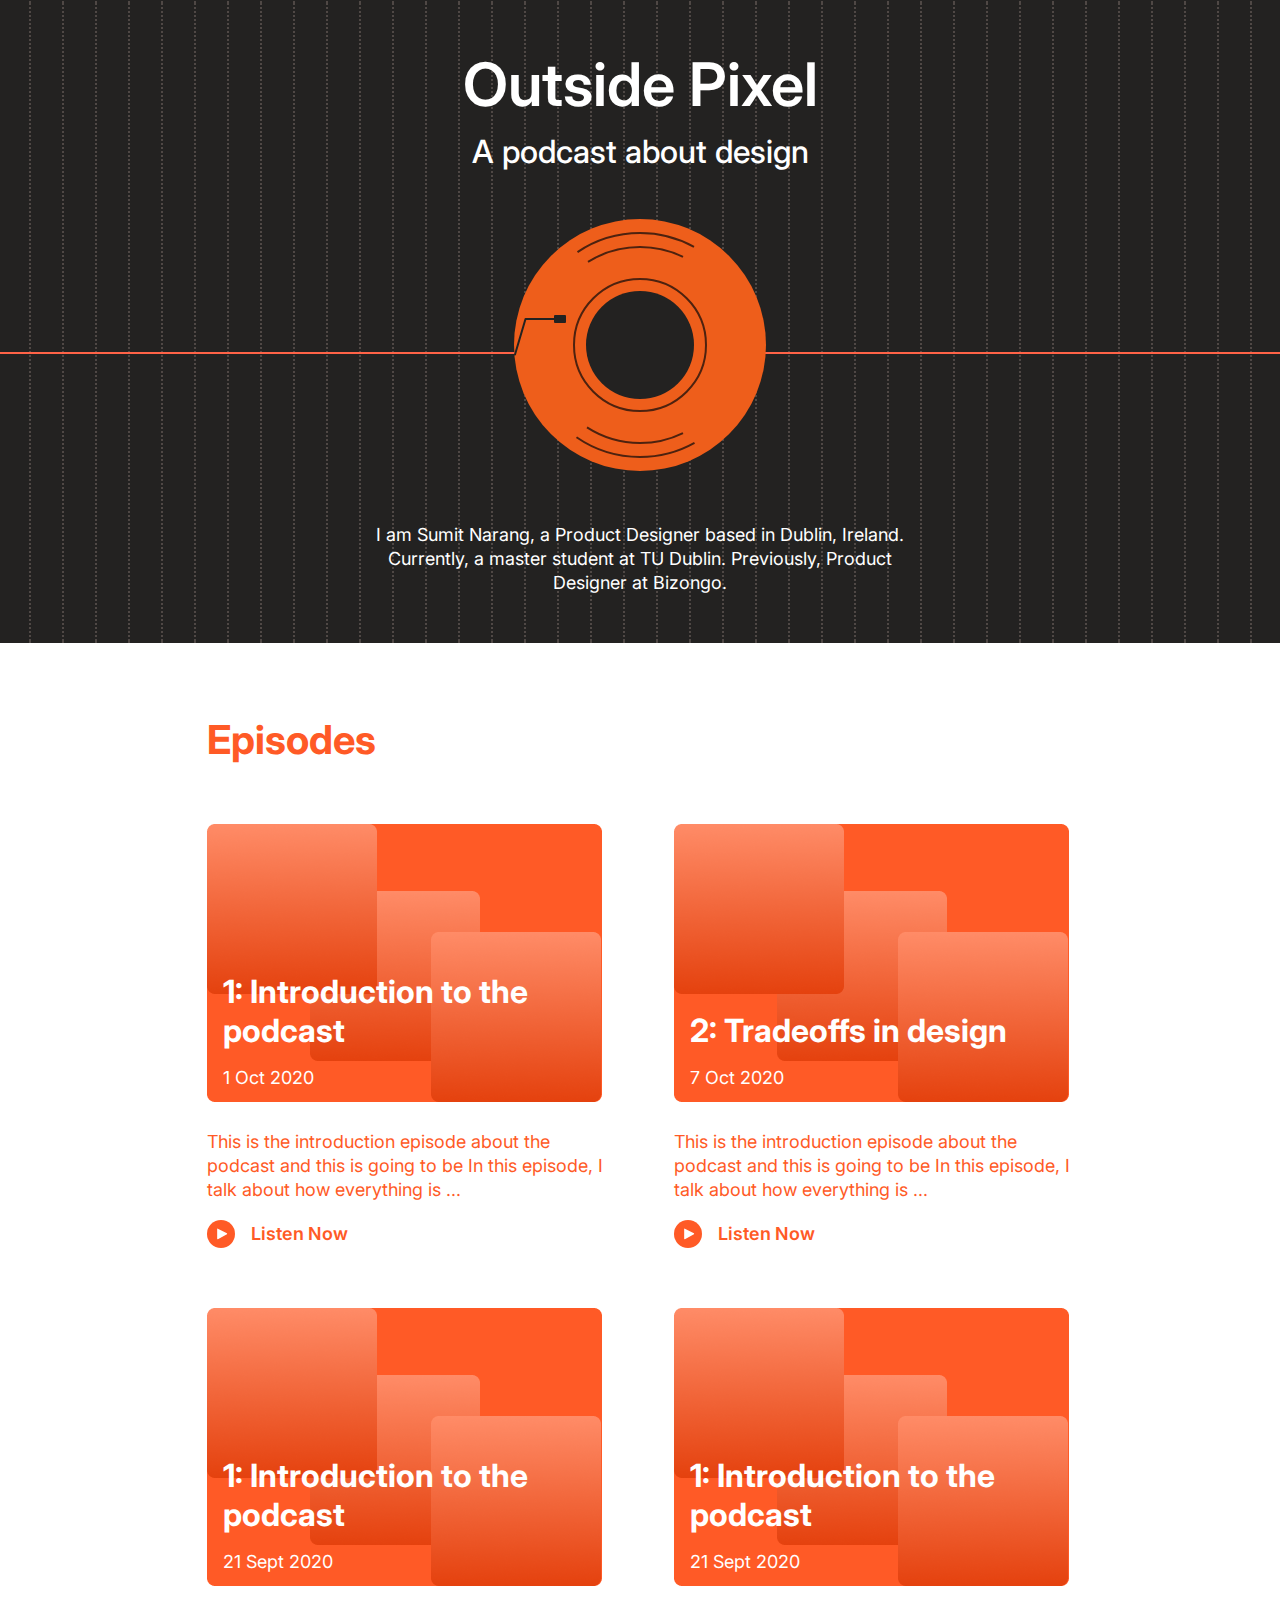
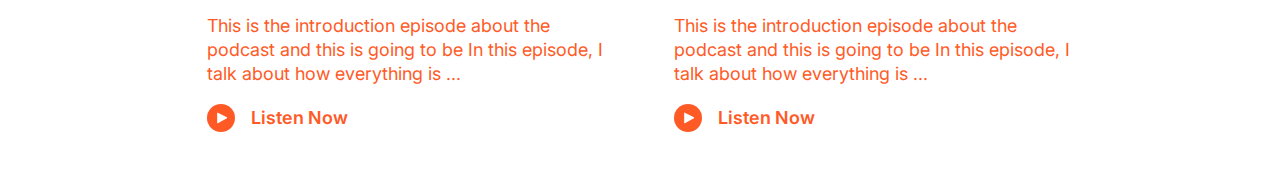
<file: public/index.html>
<!DOCTYPE html>
<html lang="en">
<head>
  <meta charset="UTF-8">
  <!-- Global site tag (gtag.js) - Google Analytics -->
  <script async src="https://www.googletagmanager.com/gtag/js?id=UA-180660849-1"></script>
  <script>
    window.dataLayer = window.dataLayer || [];
    function gtag(){dataLayer.push(arguments);}
    gtag('js', new Date());
    gtag('config', 'UA-180660849-1');
  </script>
  <title>Outside Pixel | Podcast</title>
  <link href="https://fonts.googleapis.com/css2?family=Inter:wght@300;400;500;600&display=swap" rel="stylesheet">
  <meta name="viewport" content="width=device-width, initial-scale=1.0">
  <meta http-equiv="X-UA-Compatible" content="ie=edge">
  <meta name="description" content="Outside Pixel | A podcast about design">
  <meta name="robots" content="index, follow">
  <link rel="icon" href="image/favicon/OP-32*32.png" sizes="32x32">
  <link rel="icon" href="image/favicon/OP-57*57.png" sizes="57x57">
  <link rel="icon" href="image/favicon/OP-76*76.png" sizes="76x76">
  <link rel="icon" href="image/favicon/OP-96*96.png" sizes="96x96">
  <link rel="icon" href="image/favicon/OP-128*128.png" sizes="128x128">
  <link rel="icon" href="image/favicon/OP-192*192.png" sizes="192x192">
  <link rel="icon" href="image/favicon/OP-228*228.png" sizes="228x228">
  <link rel="stylesheet" type="text/css" href="index.css">
</head>
<body>  
  <section class="hero">
    <div class="heading">
      <h1 class="heading_title">Outside Pixel</h1>
      <p class="heading_blurb">A podcast about design</p>
    </div>

    <div class="vinyl">
      <svg width="252" height="252" viewBox="0 0 252 252" fill="none" xmlns="http://www.w3.org/2000/svg">
        <g id="disk">
          <circle cx="126" cy="126" r="126" fill="#EE5E1B"/>
          <path d="M62.5 218.272C80.5461 230.714 102.422 238 126 238C145.784 238 164.37 232.87 180.5 223.869" stroke="#4D220F" stroke-width="2"/>
          <path d="M63.5 33.0467C81.3517 21.0199 102.856 14 126 14C145.58 14 163.986 19.0243 180 27.8539" stroke="#4D220F" stroke-width="2"/>
          <path d="M73 208.446C88.28 218.289 106.473 224 126 224C141.425 224 156.018 220.436 169 214.087" stroke="#4D220F" stroke-width="2"/>
          <path d="M169 37.9129C156.018 31.5638 141.425 28 126 28C106.897 28 89.0711 33.4656 74 42.9184" stroke="#4D220F" stroke-width="2"/>
          <circle cx="126" cy="126" r="54" fill="#232221"/>
          <circle cx="126" cy="126" r="66" stroke="#4D220F" stroke-width="2"/>
        </g>
        <g id="stopper">
          <path d="M1 135.5L11.5 100H46" stroke="#232221" stroke-width="2" stroke-linecap="round" stroke-linejoin="round"/>
          <rect x="40" y="96" width="12" height="8" rx="1" fill="#232221"/>
        </g>
      </svg>          
    </div>

    <div class="host">
      <p>I am Sumit Narang, a Product Designer based in Dublin, Ireland. Currently, a master student at TU Dublin. Previously, Product Designer at Bizongo.</p>
    </div>
  </section>

  <section class="episodes">
    <h2>Episodes</h2>
    <div class="episodes-container">
      <div class="episode-row">
        <article class="each-episode">
          <div class="each-episode_thumbnail">
            <div class="each-episode_about">
              <h3 class="each-episode_heading">1: Introduction to the podcast</h3>
              <p class="each-episode_date">1 Oct 2020</p>
            </div>
            <img src="image/episode/ep1.png">
          </div>
          <p class="each-episode_desc">This is the introduction episode about the podcast and this is going to be In this episode, I talk about how everything is ...</p>
          <div class="each-episode_btnListen">
            <a href="ep1.html">
              <img src="image/listen.svg"> 
              <p>Listen Now</p>
            </a>
          </div>
        </article>
        <article class="each-episode">
          <div class="each-episode_thumbnail">
            <div class="each-episode_about">
              <h3 class="each-episode_heading">2: Tradeoffs in design</h3>
              <p class="each-episode_date">7 Oct 2020</p>
            </div>
            <img src="image/episode/ep1.png">
          </div>
          <p class="each-episode_desc">This is the introduction episode about the podcast and this is going to be In this episode, I talk about how everything is ...</p>
          <div class="each-episode_btnListen">
            <a href="">
              <img src="image/listen.svg"> 
              <p>Listen Now</p>
            </a>
          </div>
        </article>
      </div>
      <div class="episode-row">
        <article class="each-episode">
          <div class="each-episode_thumbnail">
            <div class="each-episode_about">
              <h3 class="each-episode_heading">1: Introduction to the podcast</h3>
              <p class="each-episode_date">21 Sept 2020</p>
            </div>
            <img src="image/episode/ep1.png">
          </div>
          <p class="each-episode_desc">This is the introduction episode about the podcast and this is going to be In this episode, I talk about how everything is ...</p>
          <div class="each-episode_btnListen">
            <a href="">
              <img src="image/listen.svg"> 
              <p>Listen Now</p>
            </a>
          </div>
        </article>
        <article class="each-episode">
          <div class="each-episode_thumbnail">
            <div class="each-episode_about">
              <h3 class="each-episode_heading">1: Introduction to the podcast</h3>
              <p class="each-episode_date">21 Sept 2020</p>
            </div>
            <img src="image/episode/ep1.png">
          </div>
          <p class="each-episode_desc">This is the introduction episode about the podcast and this is going to be In this episode, I talk about how everything is ...</p>
          <div class="each-episode_btnListen">
            <a href="">
              <img src="image/listen.svg"> 
              <p>Listen Now</p>
            </a>
          </div>
        </article>
      </div>
    </div>
  </section>
</body>
</html>
</file>
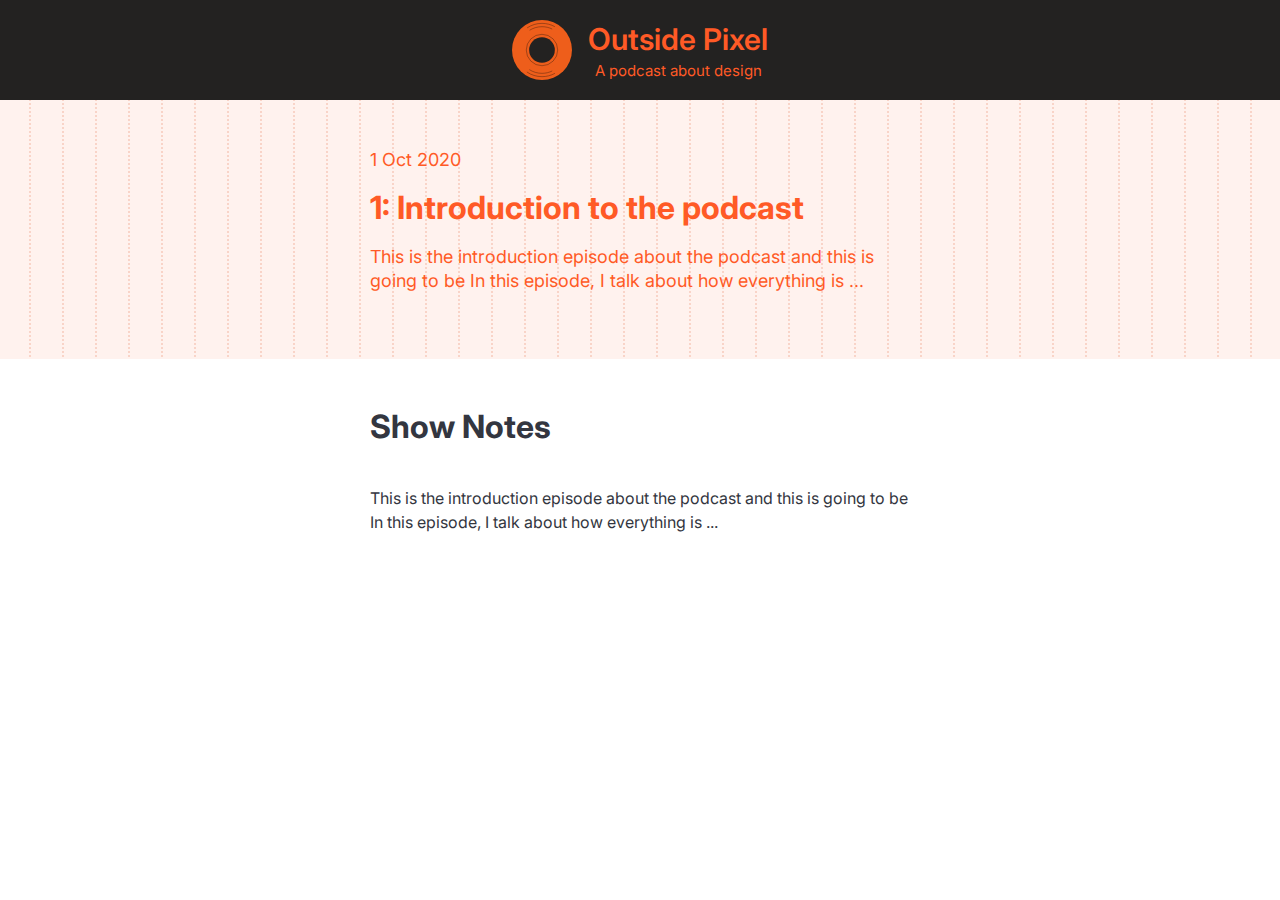
<file: public/ep1.html>
<!DOCTYPE html>
<html lang="en">
<head>
  <meta charset="UTF-8">
  <!-- Global site tag (gtag.js) - Google Analytics -->
  <script async src="https://www.googletagmanager.com/gtag/js?id=UA-180660849-1"></script>
  <script>
    window.dataLayer = window.dataLayer || [];
    function gtag(){dataLayer.push(arguments);}
    gtag('js', new Date());
    gtag('config', 'UA-180660849-1');
  </script>
  <title>Outside Pixel | Podcast</title>
  <link href="https://fonts.googleapis.com/css2?family=Inter:wght@300;400;500;600&display=swap" rel="stylesheet">
  <meta name="viewport" content="width=device-width, initial-scale=1.0">
  <meta http-equiv="X-UA-Compatible" content="ie=edge">
  <meta name="description" content="Outside Pixel | A podcast about design">
  <meta name="robots" content="index, follow">
  <link rel="icon" href="image/favicon/OP-32*32.png" sizes="32x32">
  <link rel="icon" href="image/favicon/OP-57*57.png" sizes="57x57">
  <link rel="icon" href="image/favicon/OP-76*76.png" sizes="76x76">
  <link rel="icon" href="image/favicon/OP-96*96.png" sizes="96x96">
  <link rel="icon" href="image/favicon/OP-128*128.png" sizes="128x128">
  <link rel="icon" href="image/favicon/OP-192*192.png" sizes="192x192">
  <link rel="icon" href="image/favicon/OP-228*228.png" sizes="228x228">
  <link rel="stylesheet" type="text/css" href="episode.css">
</head>
<body>

  <header>
    <a href="index.html" class="logo">
      <img src="image/episode/logo.svg">
      <div>    
        <p class="logo_title">Outside Pixel</p>
        <p class="logo_blurb">A podcast about design</p>
      </div>
    </a>
  </header>

  <section class="ep-container">
    <div class="ep">
      <p class="ep-title_date">1 Oct 2020</p>
      <h2 class="ep-title_heading">1: Introduction to the podcast</h2>
      <p class="ep-title_desc">This is the introduction episode about the podcast and this is going to be In this episode, I talk about how everything is ...</p>
    </div>
  </section>

  <section class="show-notes">
    <h3>Show Notes</h3>
    <p>This is the introduction episode about the podcast and this is going to be In this episode, I talk about how everything is ...</p>
  </section>
</body>
</html>
</file>
<file: public/index.css>
* {
  box-sizing: border-box;
}
body {
  margin: 0;
  padding: 0;
  font-family: 'Inter', sans-serif;
  color: #333640;
}
a {
  text-decoration: none;
}

.hero {
  background: #232221 url('image/hero-bg-stripe.svg') center;
  color: white;
  text-align: center;
  padding-top: 48px;
  padding-bottom: 48px;
}

.heading_title {
  font-size: 60px;
  margin-top: 0;
  margin-bottom: 0;
  font-weight: 600;
}
.heading_blurb {
  font-size: 32px;
  margin-top: 12px;
  margin-bottom: 0;
  font-weight: 500;
}

.vinyl {
  margin-top: 48px;
  position: relative;
  z-index: 1;
}
.vinyl:before {
  content: '';
  position: absolute;
  width: 50%;
  height: 2px;
  background: tomato;
  left: 0;
  top: 50%;
  margin-top: 5px;
  z-index: -1;
}
.vinyl:after {
  content: '';
  position: absolute;
  width: 50%;
  height: 2px;
  background: tomato;
  right: 0;
  top: 50%;
  margin-top: 5px;
  z-index: -1;
}
#disk {
  animation: vinyl 18s linear infinite;
}
@keyframes vinyl {
  0% {
    transform: rotateZ(0deg);
    transform-origin: center;
  }
  100% {
    transform: rotateZ(-360deg);
    transform-origin: center;
  }
}


.host p {
  width: 574px;
  font-size: 18px;
  line-height: 24px;
  margin: 48px auto 0;
}

.episodes {
  width: 867px;
  margin: 0 auto;
}
.episodes > h2 {
  color: #FF5A26;
  font-size: 40px;
  margin-top: 72px;
  margin-bottom: 60px;
}

.each-episode {
  width: 400px;
  margin-bottom: 60px;
}

.episode-row {
  display: flex;
  justify-content: space-between;
}

.each-episode_thumbnail {
  position: relative;
}

.each-episode_about {
  position: absolute;
  bottom: 16px;
  left: 16px;
  color: white;
}
.each-episode_heading {
  margin-top: 0;
  margin-bottom: 0;
  font-size: 32px;
}
.each-episode_date {
  margin-top: 16px;
  margin-bottom: 0;
  font-size: 18px;
  line-height: 24px;
}

.each-episode_desc {
  font-size: 18px;
  line-height: 24px;
  color: #FF5A26;
  margin-top: 24px;
}

.each-episode_btnListen a {
  display: flex;
  color: #FF5A26;
  align-items: center;
}
.each-episode_btnListen a:hover {
  opacity: 80%;
}
.each-episode_btnListen p {
  margin-top: 0;
  margin-bottom: 0;
  margin-left: 16px;
  font-size: 18px;
  line-height: 24px;
  font-weight: 600;
}

@media (max-width: 900px) {
  .episodes {
    width: 700px;
  }
  .each-episode {
    width: 300px;
  }
  .each-episode_thumbnail img {
    width: 300px;
  }
}

@media (max-width: 768px) {
  .episodes {
    width: 100%;
    padding-left: 40px;
    padding-right: 40px;
  }
  .episode-row {
    flex-wrap: wrap;
  }
  .each-episode {
    width: 100%;
  }
  .each-episode_thumbnail img {
    width: 100%;
  }
  .host p {
    width: 100%;
    padding-left: 40px;
    padding-right: 40px;
  }
}


@media (max-width: 600px) {
  .heading_title {
    font-size: 40px;
  }
  .heading_blurb {
    font-size: 24px;
  }
  .episodes,
  .host p {
    padding-left: 16px;
    padding-right: 16px;
  }
  .episodes > h2 {
    font-size: 32px;
    margin-top: 48px;
    margin-bottom: 48px;
  }
  .vinyl svg {
    width: 180px;
    height: 180px;
  }
  .each-episode_heading {
    font-size: 24px;
  }
  .each-episode {
    margin-bottom: 48px;
  }
}
</file>
<file: public/episode.css>
* {
  box-sizing: border-box;
}
body {
  margin: 0;
  padding: 0;
  font-family: 'Inter', sans-serif;
  color: #333640;
}
a {
  text-decoration: none;
}


header {
  width: 100%;
  background: #232221;
  padding-top: 20px;
  padding-bottom: 20px;
}
.logo {
  display: flex;
  align-items: center;
  justify-content: center;
  text-align: center;
}
.logo img {
  width: 60px;
}
.logo div {
  color: #FF5A26;
  margin-top: 0;
  margin-bottom: 0;
  margin-left: 16px;
}
.logo_title {
  font-size: 30px;
  font-weight: 600;
  margin-top: 0;
  margin-bottom: 0;
}
.logo_blurb {
  font-size: 15px;
  margin-top: 4px;
  margin-bottom: 0;
}



.ep-container {
  background: #FFF2EE url(image/ep-bg-stripe.svg) repeat center;
  padding-top: 48px;
  padding-bottom: 48px;
}
.ep {
  width: 540px;
  margin: 0 auto;
  color: #FF5A26;
}
.ep-title_date {
  font-size: 18px;
  line-height: 24px;
  margin-top: 0;
  margin-bottom: 0;
}
.ep-title_heading {
  font-size: 32px;
  margin-top: 16px;
  margin-bottom: 0;
}
.ep-title_desc{
  font-size: 18px;
  line-height: 24px;
}


.show-notes {
  width: 540px;
  margin: 48px auto;
}
.show-notes h3 {
  color: #333640;
  font-size: 32px;
  margin-bottom: 40px;
  margin-top: 0;
}
.show-notes p {
  font-size: 16px;
  line-height: 24px;
}


@media(max-width: 600px) {
  .ep, .show-notes {
    width: 100%;
    padding-left: 16px;
    padding-right: 16px;
  }
}
</file>
